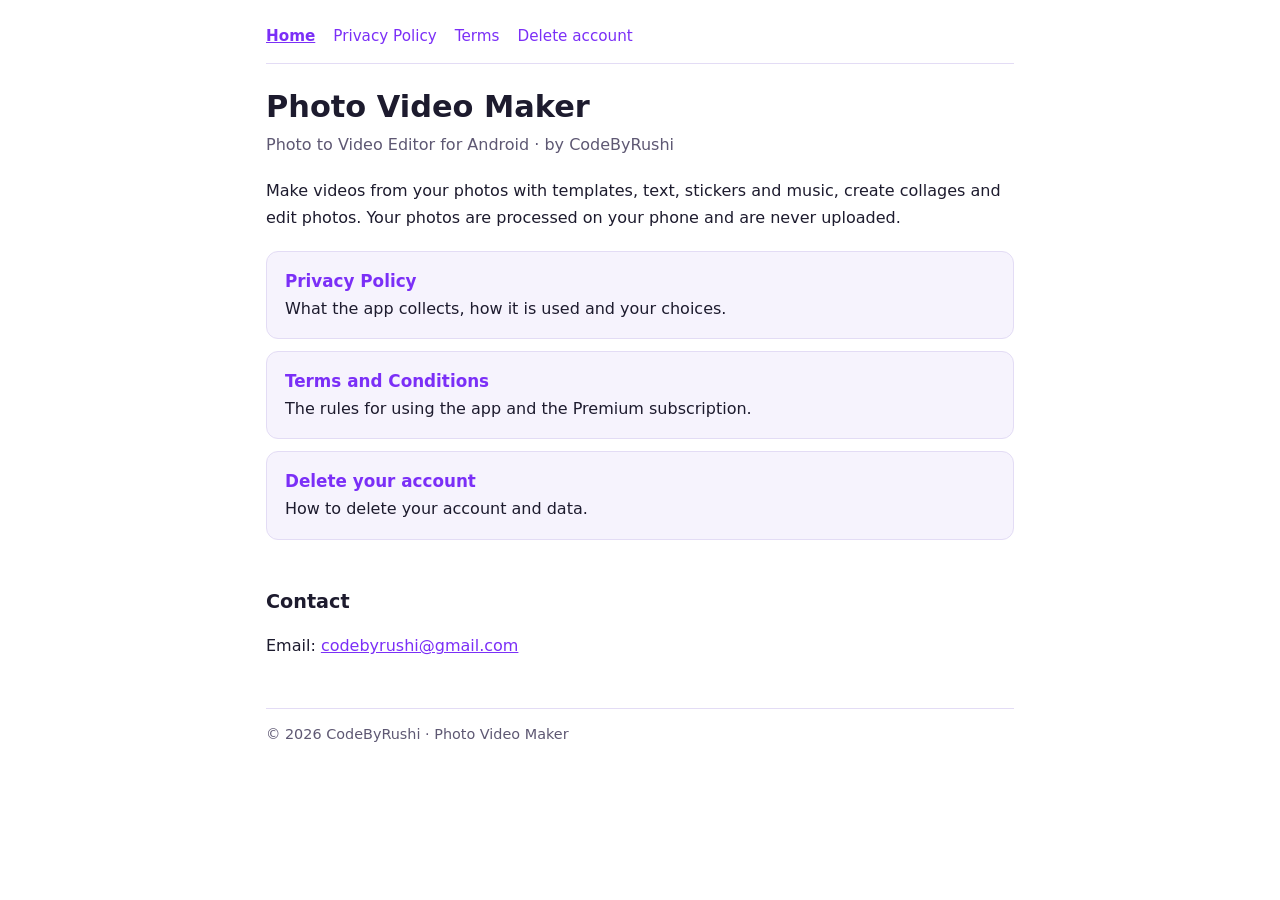
<file: index.html>
<!doctype html>
<html lang="en">
<head>
<meta charset="utf-8">
<meta name="viewport" content="width=device-width, initial-scale=1">
<title>Photo Video Maker – CodeByRushi</title>
<meta name="description" content="Legal pages for the Photo Video Maker Android app by CodeByRushi.">
<link rel="stylesheet" href="style.css">
</head>
<body>
<div class="wrap">
<nav>
  <a href="index.html" aria-current="page">Home</a>
  <a href="privacy-policy.html">Privacy Policy</a>
  <a href="terms.html">Terms</a>
  <a href="delete-account.html">Delete account</a>
</nav>

<h1>Photo Video Maker</h1>
<p class="meta">Photo to Video Editor for Android · by CodeByRushi</p>
<p>Make videos from your photos with templates, text, stickers and music, create collages and edit photos. Your photos are processed on your phone and are never uploaded.</p>

<div class="cards">
  <a href="privacy-policy.html"><strong>Privacy Policy</strong>What the app collects, how it is used and your choices.</a>
  <a href="terms.html"><strong>Terms and Conditions</strong>The rules for using the app and the Premium subscription.</a>
  <a href="delete-account.html"><strong>Delete your account</strong>How to delete your account and data.</a>
</div>

<h2>Contact</h2>
<p>Email: <a href="mailto:codebyrushi@gmail.com">codebyrushi@gmail.com</a></p>

<footer>© 2026 CodeByRushi · Photo Video Maker</footer>
</div>
</body>
</html>
</file>
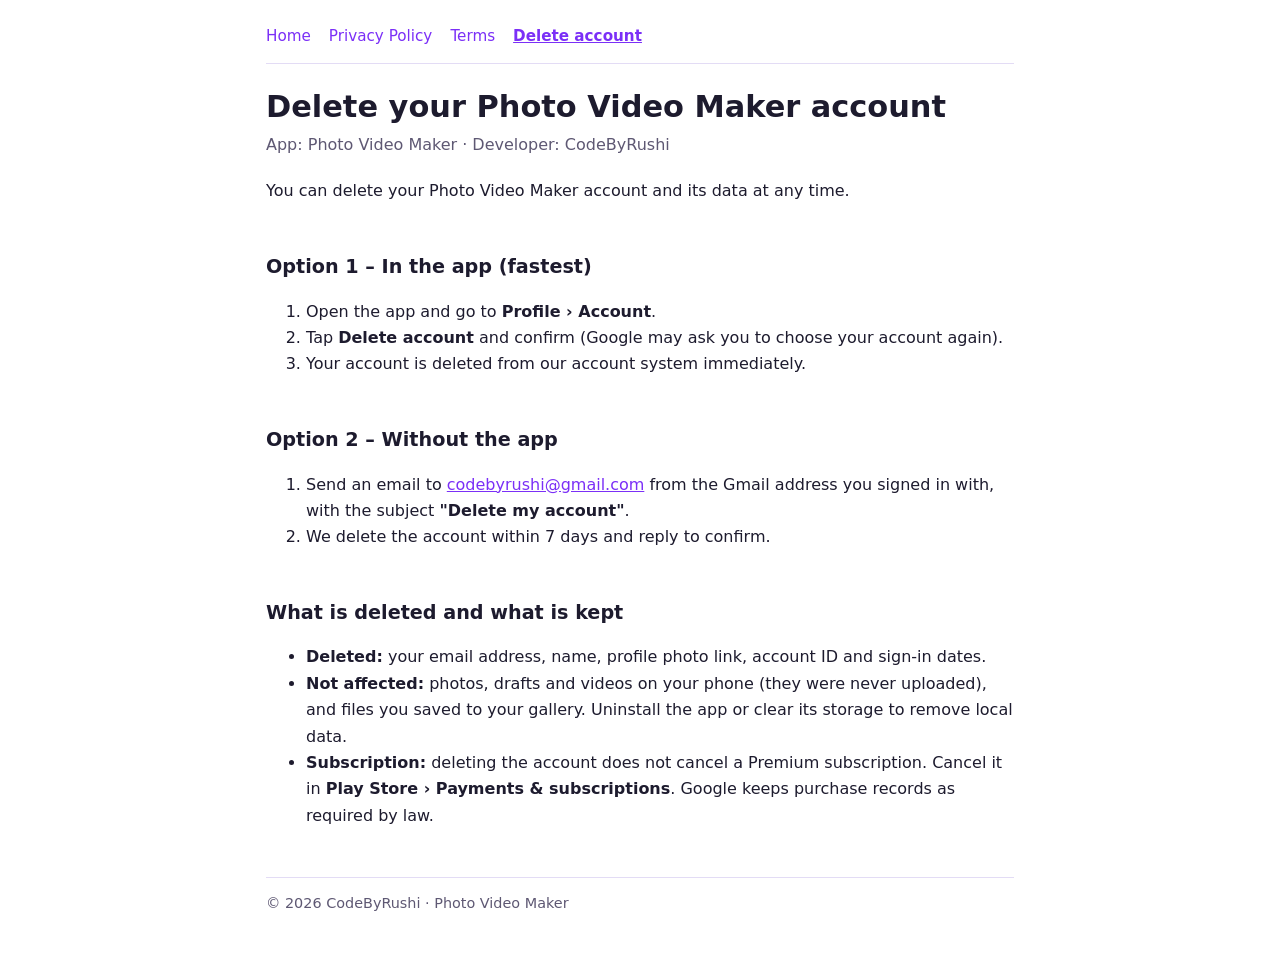
<file: delete-account.html>
<!doctype html>
<html lang="en">
<head>
<meta charset="utf-8">
<meta name="viewport" content="width=device-width, initial-scale=1">
<title>Delete Account – Photo Video Maker</title>
<meta name="description" content="How to delete your Photo Video Maker account and data.">
<link rel="stylesheet" href="style.css">
</head>
<body>
<div class="wrap">
<nav>
  <a href="index.html">Home</a>
  <a href="privacy-policy.html">Privacy Policy</a>
  <a href="terms.html">Terms</a>
  <a href="delete-account.html" aria-current="page">Delete account</a>
</nav>

<h1>Delete your Photo Video Maker account</h1>
<p class="meta">App: Photo Video Maker · Developer: CodeByRushi</p>
<p>You can delete your Photo Video Maker account and its data at any time.</p>

<h2>Option 1 – In the app (fastest)</h2>
<ol>
  <li>Open the app and go to <strong>Profile › Account</strong>.</li>
  <li>Tap <strong>Delete account</strong> and confirm (Google may ask you to choose your account again).</li>
  <li>Your account is deleted from our account system immediately.</li>
</ol>

<h2>Option 2 – Without the app</h2>
<ol>
  <li>Send an email to <a href="mailto:codebyrushi@gmail.com?subject=Delete%20my%20account">codebyrushi@gmail.com</a> from the Gmail address you signed in with, with the subject <strong>"Delete my account"</strong>.</li>
  <li>We delete the account within 7 days and reply to confirm.</li>
</ol>

<h2>What is deleted and what is kept</h2>
<ul>
  <li><strong>Deleted:</strong> your email address, name, profile photo link, account ID and sign-in dates.</li>
  <li><strong>Not affected:</strong> photos, drafts and videos on your phone (they were never uploaded), and files you saved to your gallery. Uninstall the app or clear its storage to remove local data.</li>
  <li><strong>Subscription:</strong> deleting the account does not cancel a Premium subscription. Cancel it in <strong>Play Store › Payments &amp; subscriptions</strong>. Google keeps purchase records as required by law.</li>
</ul>

<footer>© 2026 CodeByRushi · Photo Video Maker</footer>
</div>
</body>
</html>
</file>
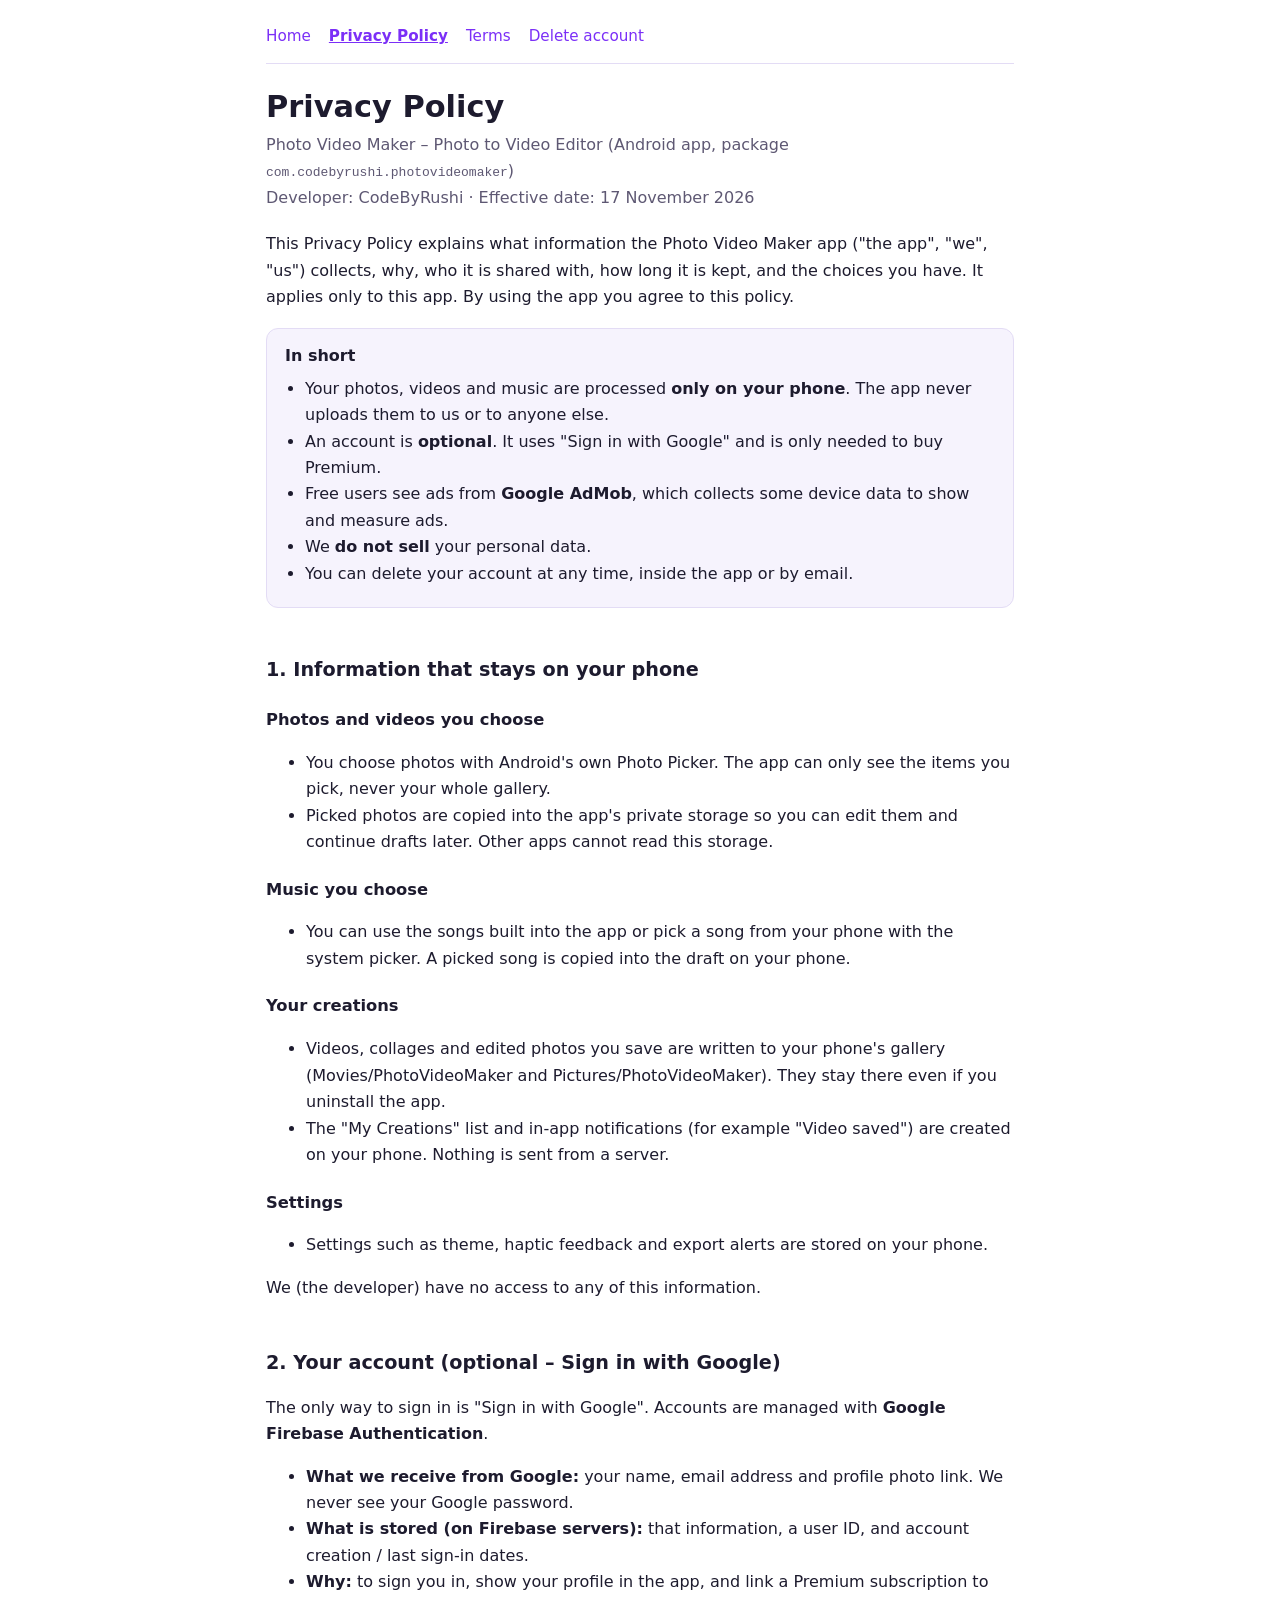
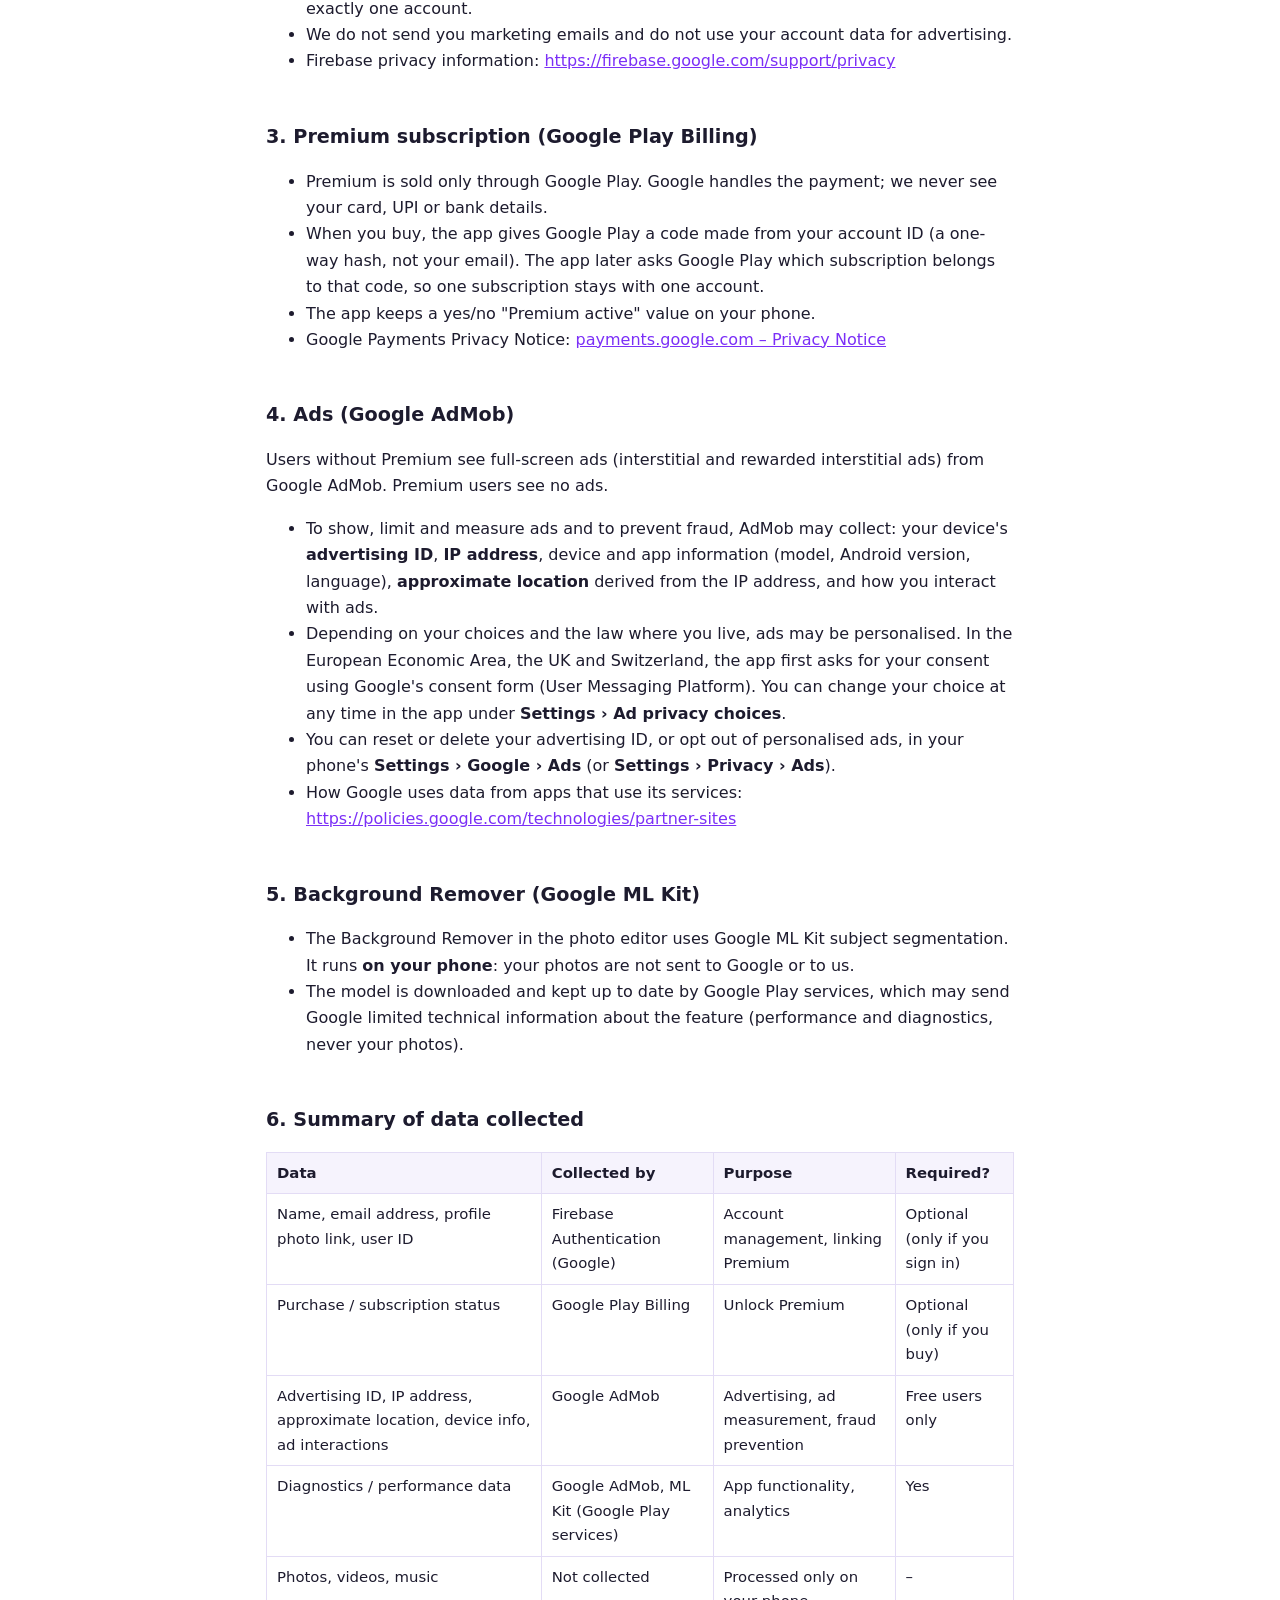
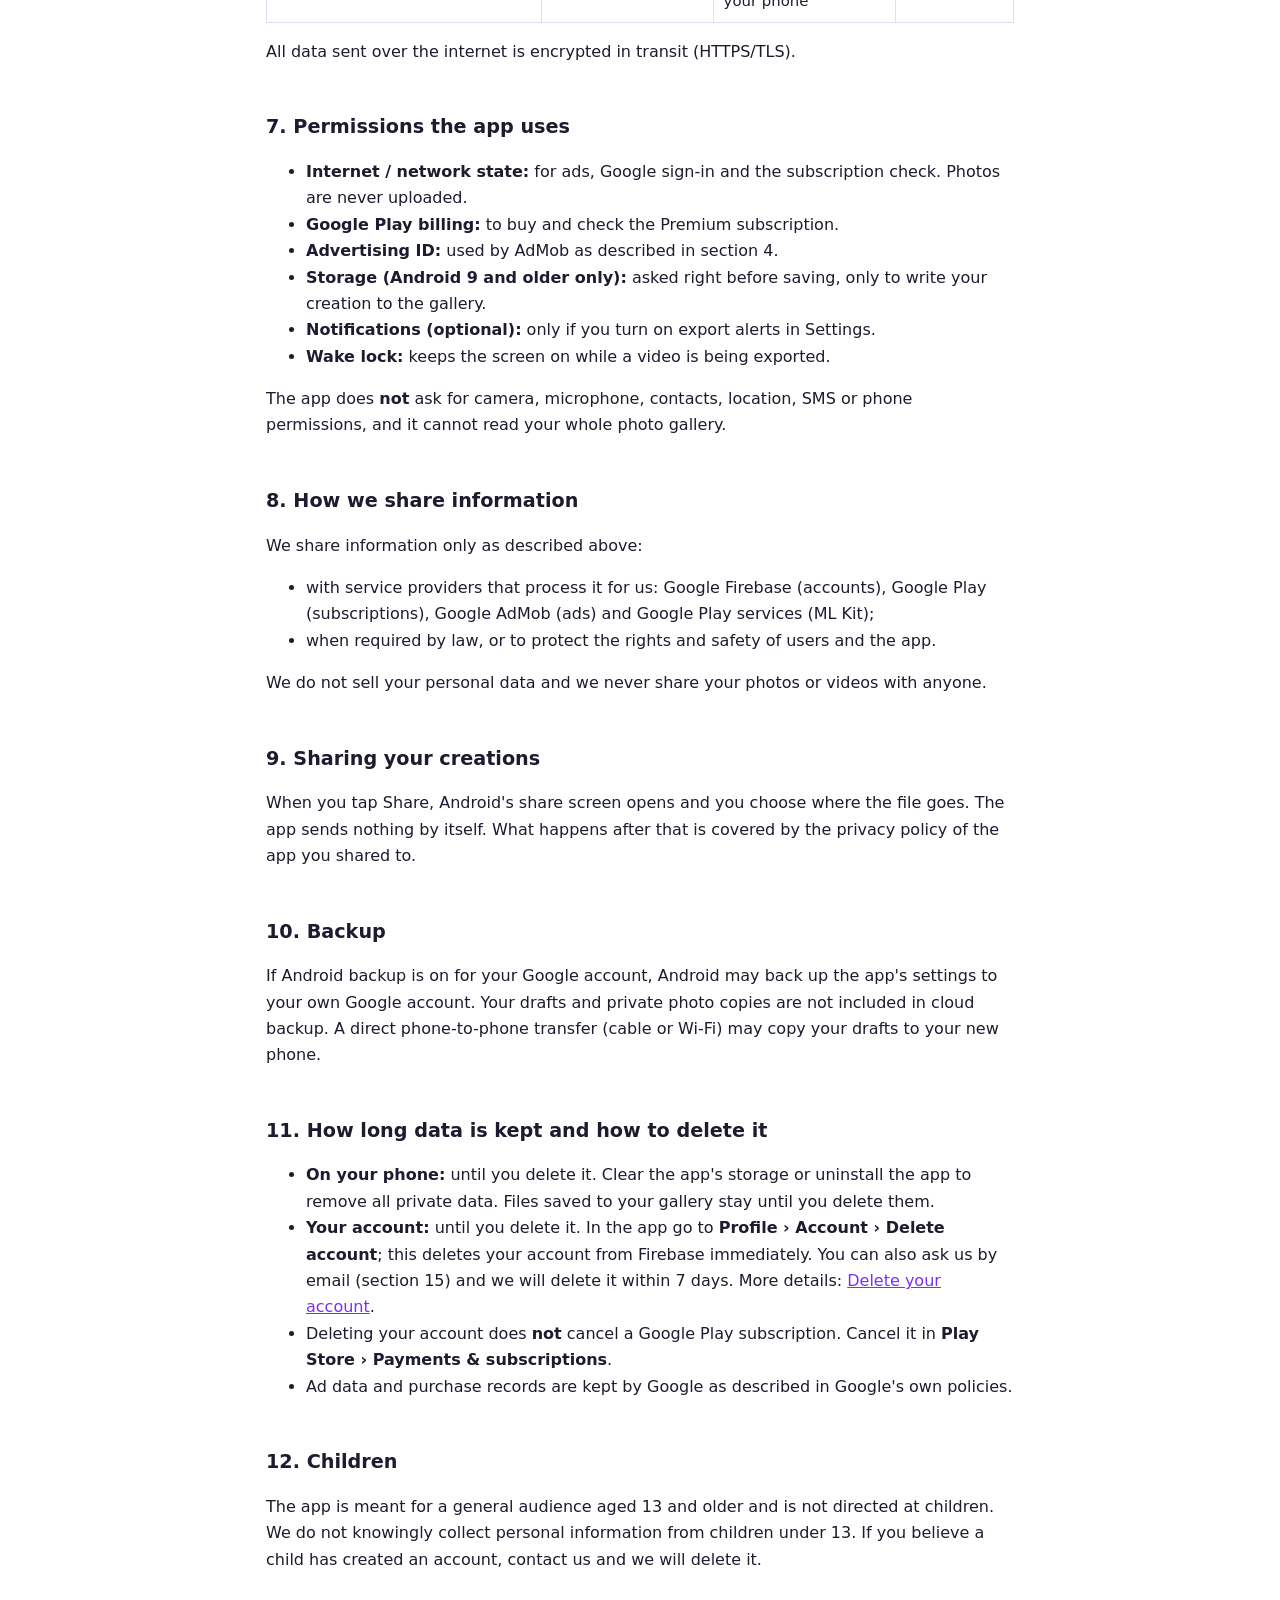
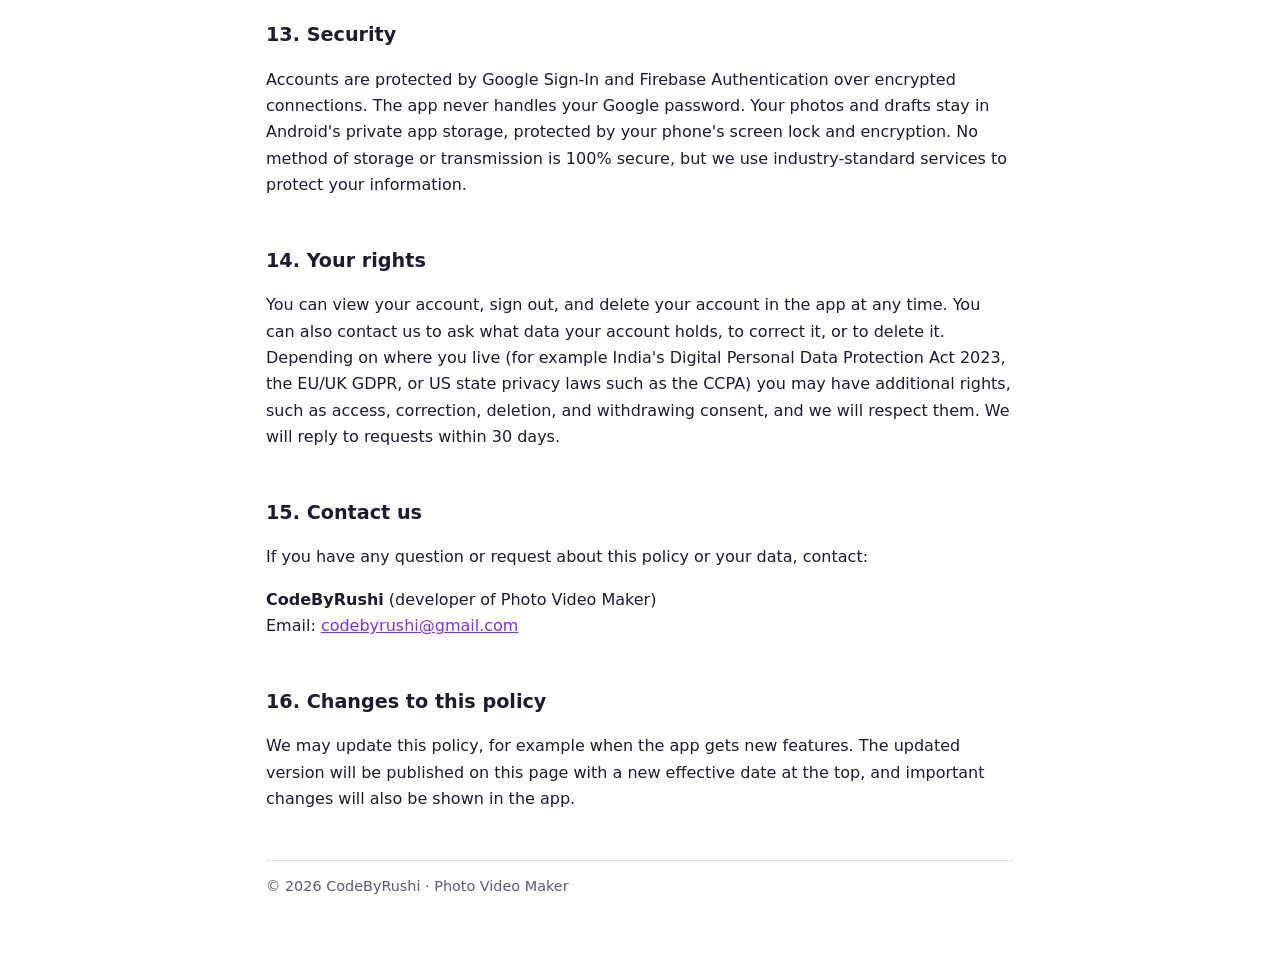
<file: privacy-policy.html>
<!doctype html>
<html lang="en">
<head>
<meta charset="utf-8">
<meta name="viewport" content="width=device-width, initial-scale=1">
<title>Privacy Policy – Photo Video Maker</title>
<meta name="description" content="Privacy Policy of the Photo Video Maker Android app by CodeByRushi.">
<link rel="stylesheet" href="style.css">
</head>
<body>
<div class="wrap">
<nav>
  <a href="index.html">Home</a>
  <a href="privacy-policy.html" aria-current="page">Privacy Policy</a>
  <a href="terms.html">Terms</a>
  <a href="delete-account.html">Delete account</a>
</nav>

<h1>Privacy Policy</h1>
<p class="meta">Photo Video Maker – Photo to Video Editor (Android app, package <code>com.codebyrushi.photovideomaker</code>)<br>
Developer: CodeByRushi · Effective date: 17 November 2026</p>

<p>This Privacy Policy explains what information the Photo Video Maker app ("the app", "we", "us") collects, why, who it is shared with, how long it is kept, and the choices you have. It applies only to this app. By using the app you agree to this policy.</p>

<div class="box">
<strong>In short</strong>
<ul>
  <li>Your photos, videos and music are processed <strong>only on your phone</strong>. The app never uploads them to us or to anyone else.</li>
  <li>An account is <strong>optional</strong>. It uses "Sign in with Google" and is only needed to buy Premium.</li>
  <li>Free users see ads from <strong>Google AdMob</strong>, which collects some device data to show and measure ads.</li>
  <li>We <strong>do not sell</strong> your personal data.</li>
  <li>You can delete your account at any time, inside the app or by email.</li>
</ul>
</div>

<h2>1. Information that stays on your phone</h2>
<h3>Photos and videos you choose</h3>
<ul>
  <li>You choose photos with Android's own Photo Picker. The app can only see the items you pick, never your whole gallery.</li>
  <li>Picked photos are copied into the app's private storage so you can edit them and continue drafts later. Other apps cannot read this storage.</li>
</ul>
<h3>Music you choose</h3>
<ul>
  <li>You can use the songs built into the app or pick a song from your phone with the system picker. A picked song is copied into the draft on your phone.</li>
</ul>
<h3>Your creations</h3>
<ul>
  <li>Videos, collages and edited photos you save are written to your phone's gallery (Movies/PhotoVideoMaker and Pictures/PhotoVideoMaker). They stay there even if you uninstall the app.</li>
  <li>The "My Creations" list and in-app notifications (for example "Video saved") are created on your phone. Nothing is sent from a server.</li>
</ul>
<h3>Settings</h3>
<ul>
  <li>Settings such as theme, haptic feedback and export alerts are stored on your phone.</li>
</ul>
<p>We (the developer) have no access to any of this information.</p>

<h2>2. Your account (optional – Sign in with Google)</h2>
<p>The only way to sign in is "Sign in with Google". Accounts are managed with <strong>Google Firebase Authentication</strong>.</p>
<ul>
  <li><strong>What we receive from Google:</strong> your name, email address and profile photo link. We never see your Google password.</li>
  <li><strong>What is stored (on Firebase servers):</strong> that information, a user ID, and account creation / last sign-in dates.</li>
  <li><strong>Why:</strong> to sign you in, show your profile in the app, and link a Premium subscription to exactly one account.</li>
  <li>We do not send you marketing emails and do not use your account data for advertising.</li>
  <li>Firebase privacy information: <a href="https://firebase.google.com/support/privacy">https://firebase.google.com/support/privacy</a></li>
</ul>

<h2>3. Premium subscription (Google Play Billing)</h2>
<ul>
  <li>Premium is sold only through Google Play. Google handles the payment; we never see your card, UPI or bank details.</li>
  <li>When you buy, the app gives Google Play a code made from your account ID (a one-way hash, not your email). The app later asks Google Play which subscription belongs to that code, so one subscription stays with one account.</li>
  <li>The app keeps a yes/no "Premium active" value on your phone.</li>
  <li>Google Payments Privacy Notice: <a href="https://payments.google.com/payments/apis-secure/u/0/get_legal_document?ldo=0&amp;ldt=privacynotice">payments.google.com – Privacy Notice</a></li>
</ul>

<h2>4. Ads (Google AdMob)</h2>
<p>Users without Premium see full-screen ads (interstitial and rewarded interstitial ads) from Google AdMob. Premium users see no ads.</p>
<ul>
  <li>To show, limit and measure ads and to prevent fraud, AdMob may collect: your device's <strong>advertising ID</strong>, <strong>IP address</strong>, device and app information (model, Android version, language), <strong>approximate location</strong> derived from the IP address, and how you interact with ads.</li>
  <li>Depending on your choices and the law where you live, ads may be personalised. In the European Economic Area, the UK and Switzerland, the app first asks for your consent using Google's consent form (User Messaging Platform). You can change your choice at any time in the app under <strong>Settings › Ad privacy choices</strong>.</li>
  <li>You can reset or delete your advertising ID, or opt out of personalised ads, in your phone's <strong>Settings › Google › Ads</strong> (or <strong>Settings › Privacy › Ads</strong>).</li>
  <li>How Google uses data from apps that use its services: <a href="https://policies.google.com/technologies/partner-sites">https://policies.google.com/technologies/partner-sites</a></li>
</ul>

<h2>5. Background Remover (Google ML Kit)</h2>
<ul>
  <li>The Background Remover in the photo editor uses Google ML Kit subject segmentation. It runs <strong>on your phone</strong>: your photos are not sent to Google or to us.</li>
  <li>The model is downloaded and kept up to date by Google Play services, which may send Google limited technical information about the feature (performance and diagnostics, never your photos).</li>
</ul>

<h2>6. Summary of data collected</h2>
<div class="table">
<table>
  <tr><th>Data</th><th>Collected by</th><th>Purpose</th><th>Required?</th></tr>
  <tr><td>Name, email address, profile photo link, user ID</td><td>Firebase Authentication (Google)</td><td>Account management, linking Premium</td><td>Optional (only if you sign in)</td></tr>
  <tr><td>Purchase / subscription status</td><td>Google Play Billing</td><td>Unlock Premium</td><td>Optional (only if you buy)</td></tr>
  <tr><td>Advertising ID, IP address, approximate location, device info, ad interactions</td><td>Google AdMob</td><td>Advertising, ad measurement, fraud prevention</td><td>Free users only</td></tr>
  <tr><td>Diagnostics / performance data</td><td>Google AdMob, ML Kit (Google Play services)</td><td>App functionality, analytics</td><td>Yes</td></tr>
  <tr><td>Photos, videos, music</td><td>Not collected</td><td>Processed only on your phone</td><td>–</td></tr>
</table>
</div>
<p>All data sent over the internet is encrypted in transit (HTTPS/TLS).</p>

<h2>7. Permissions the app uses</h2>
<ul>
  <li><strong>Internet / network state:</strong> for ads, Google sign-in and the subscription check. Photos are never uploaded.</li>
  <li><strong>Google Play billing:</strong> to buy and check the Premium subscription.</li>
  <li><strong>Advertising ID:</strong> used by AdMob as described in section 4.</li>
  <li><strong>Storage (Android 9 and older only):</strong> asked right before saving, only to write your creation to the gallery.</li>
  <li><strong>Notifications (optional):</strong> only if you turn on export alerts in Settings.</li>
  <li><strong>Wake lock:</strong> keeps the screen on while a video is being exported.</li>
</ul>
<p>The app does <strong>not</strong> ask for camera, microphone, contacts, location, SMS or phone permissions, and it cannot read your whole photo gallery.</p>

<h2>8. How we share information</h2>
<p>We share information only as described above:</p>
<ul>
  <li>with service providers that process it for us: Google Firebase (accounts), Google Play (subscriptions), Google AdMob (ads) and Google Play services (ML Kit);</li>
  <li>when required by law, or to protect the rights and safety of users and the app.</li>
</ul>
<p>We do not sell your personal data and we never share your photos or videos with anyone.</p>

<h2>9. Sharing your creations</h2>
<p>When you tap Share, Android's share screen opens and you choose where the file goes. The app sends nothing by itself. What happens after that is covered by the privacy policy of the app you shared to.</p>

<h2>10. Backup</h2>
<p>If Android backup is on for your Google account, Android may back up the app's settings to your own Google account. Your drafts and private photo copies are not included in cloud backup. A direct phone-to-phone transfer (cable or Wi-Fi) may copy your drafts to your new phone.</p>

<h2>11. How long data is kept and how to delete it</h2>
<ul>
  <li><strong>On your phone:</strong> until you delete it. Clear the app's storage or uninstall the app to remove all private data. Files saved to your gallery stay until you delete them.</li>
  <li><strong>Your account:</strong> until you delete it. In the app go to <strong>Profile › Account › Delete account</strong>; this deletes your account from Firebase immediately. You can also ask us by email (section 15) and we will delete it within 7 days. More details: <a href="delete-account.html">Delete your account</a>.</li>
  <li>Deleting your account does <strong>not</strong> cancel a Google Play subscription. Cancel it in <strong>Play Store › Payments &amp; subscriptions</strong>.</li>
  <li>Ad data and purchase records are kept by Google as described in Google's own policies.</li>
</ul>

<h2>12. Children</h2>
<p>The app is meant for a general audience aged 13 and older and is not directed at children. We do not knowingly collect personal information from children under 13. If you believe a child has created an account, contact us and we will delete it.</p>

<h2>13. Security</h2>
<p>Accounts are protected by Google Sign-In and Firebase Authentication over encrypted connections. The app never handles your Google password. Your photos and drafts stay in Android's private app storage, protected by your phone's screen lock and encryption. No method of storage or transmission is 100% secure, but we use industry-standard services to protect your information.</p>

<h2>14. Your rights</h2>
<p>You can view your account, sign out, and delete your account in the app at any time. You can also contact us to ask what data your account holds, to correct it, or to delete it. Depending on where you live (for example India's Digital Personal Data Protection Act 2023, the EU/UK GDPR, or US state privacy laws such as the CCPA) you may have additional rights, such as access, correction, deletion, and withdrawing consent, and we will respect them. We will reply to requests within 30 days.</p>

<h2>15. Contact us</h2>
<p>If you have any question or request about this policy or your data, contact:</p>
<p><strong>CodeByRushi</strong> (developer of Photo Video Maker)<br>
Email: <a href="mailto:codebyrushi@gmail.com">codebyrushi@gmail.com</a></p>

<h2>16. Changes to this policy</h2>
<p>We may update this policy, for example when the app gets new features. The updated version will be published on this page with a new effective date at the top, and important changes will also be shown in the app.</p>

<footer>© 2026 CodeByRushi · Photo Video Maker</footer>
</div>
</body>
</html>
</file>
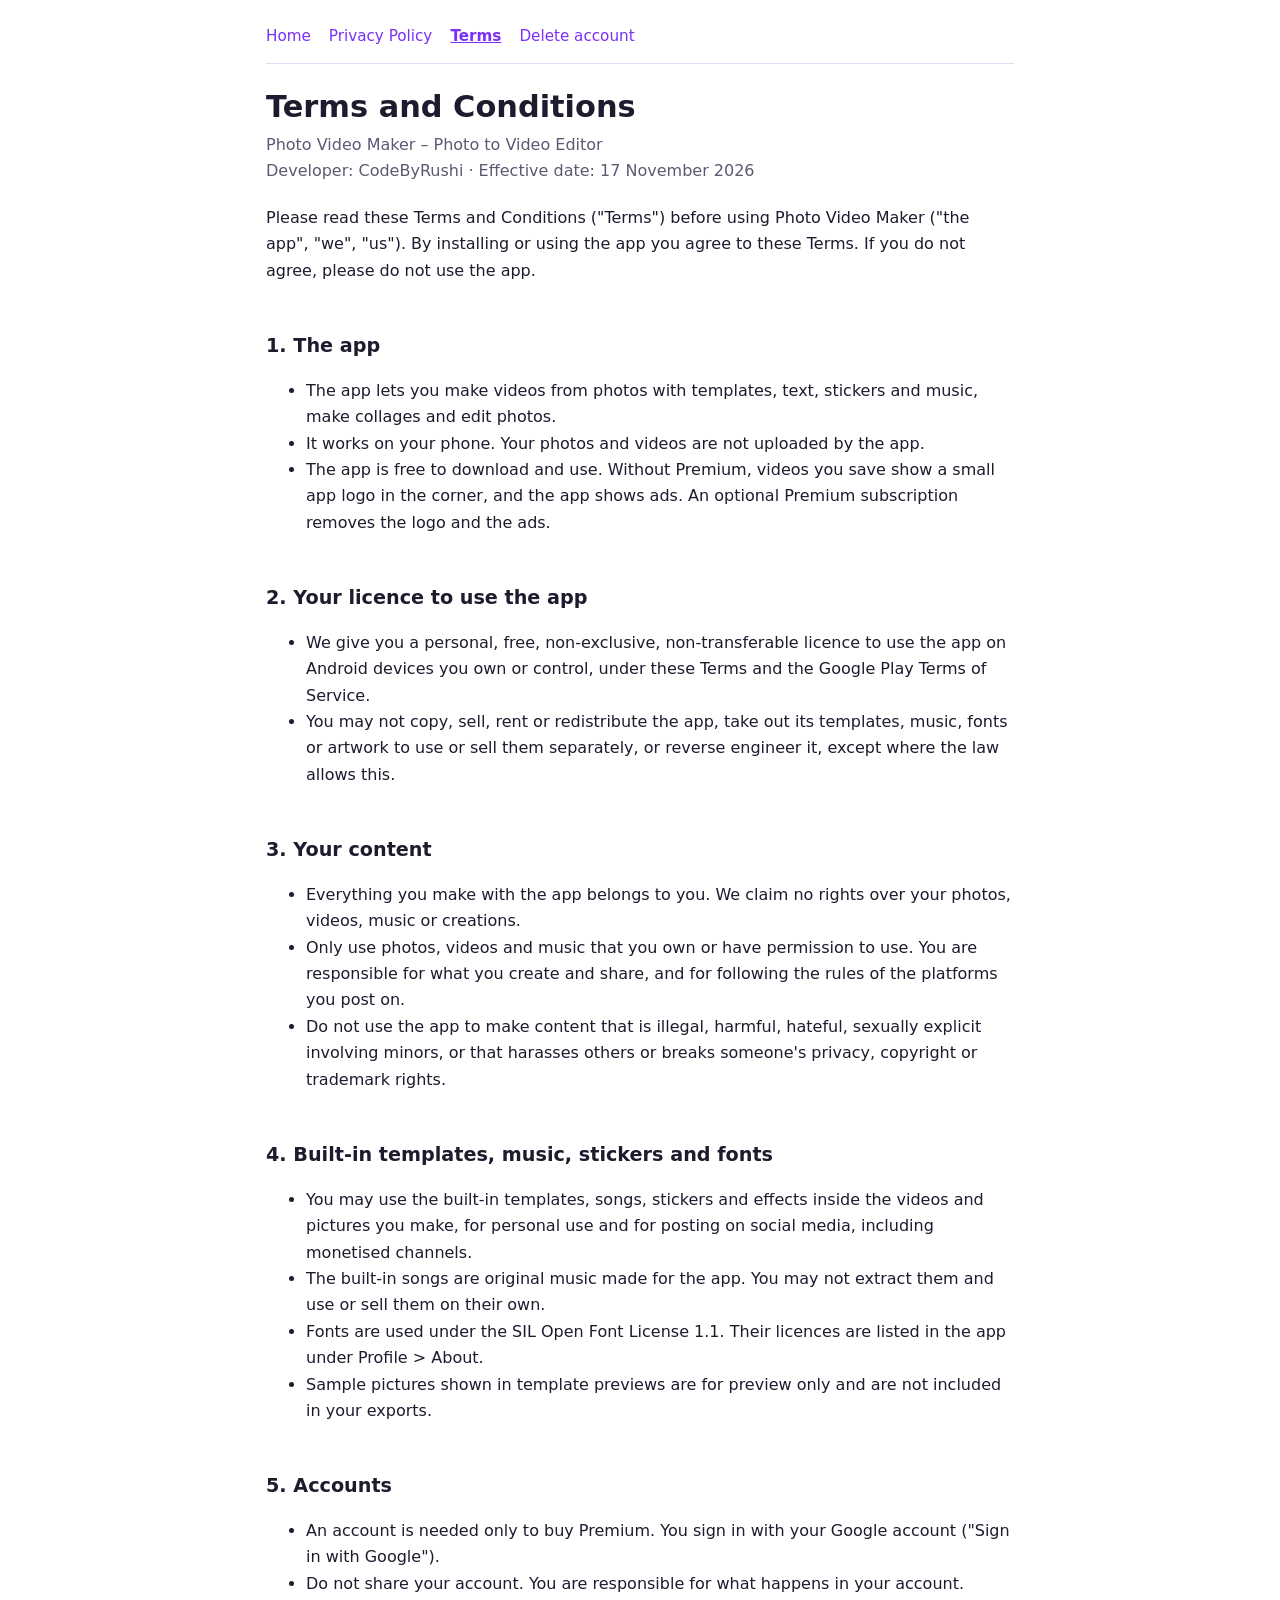
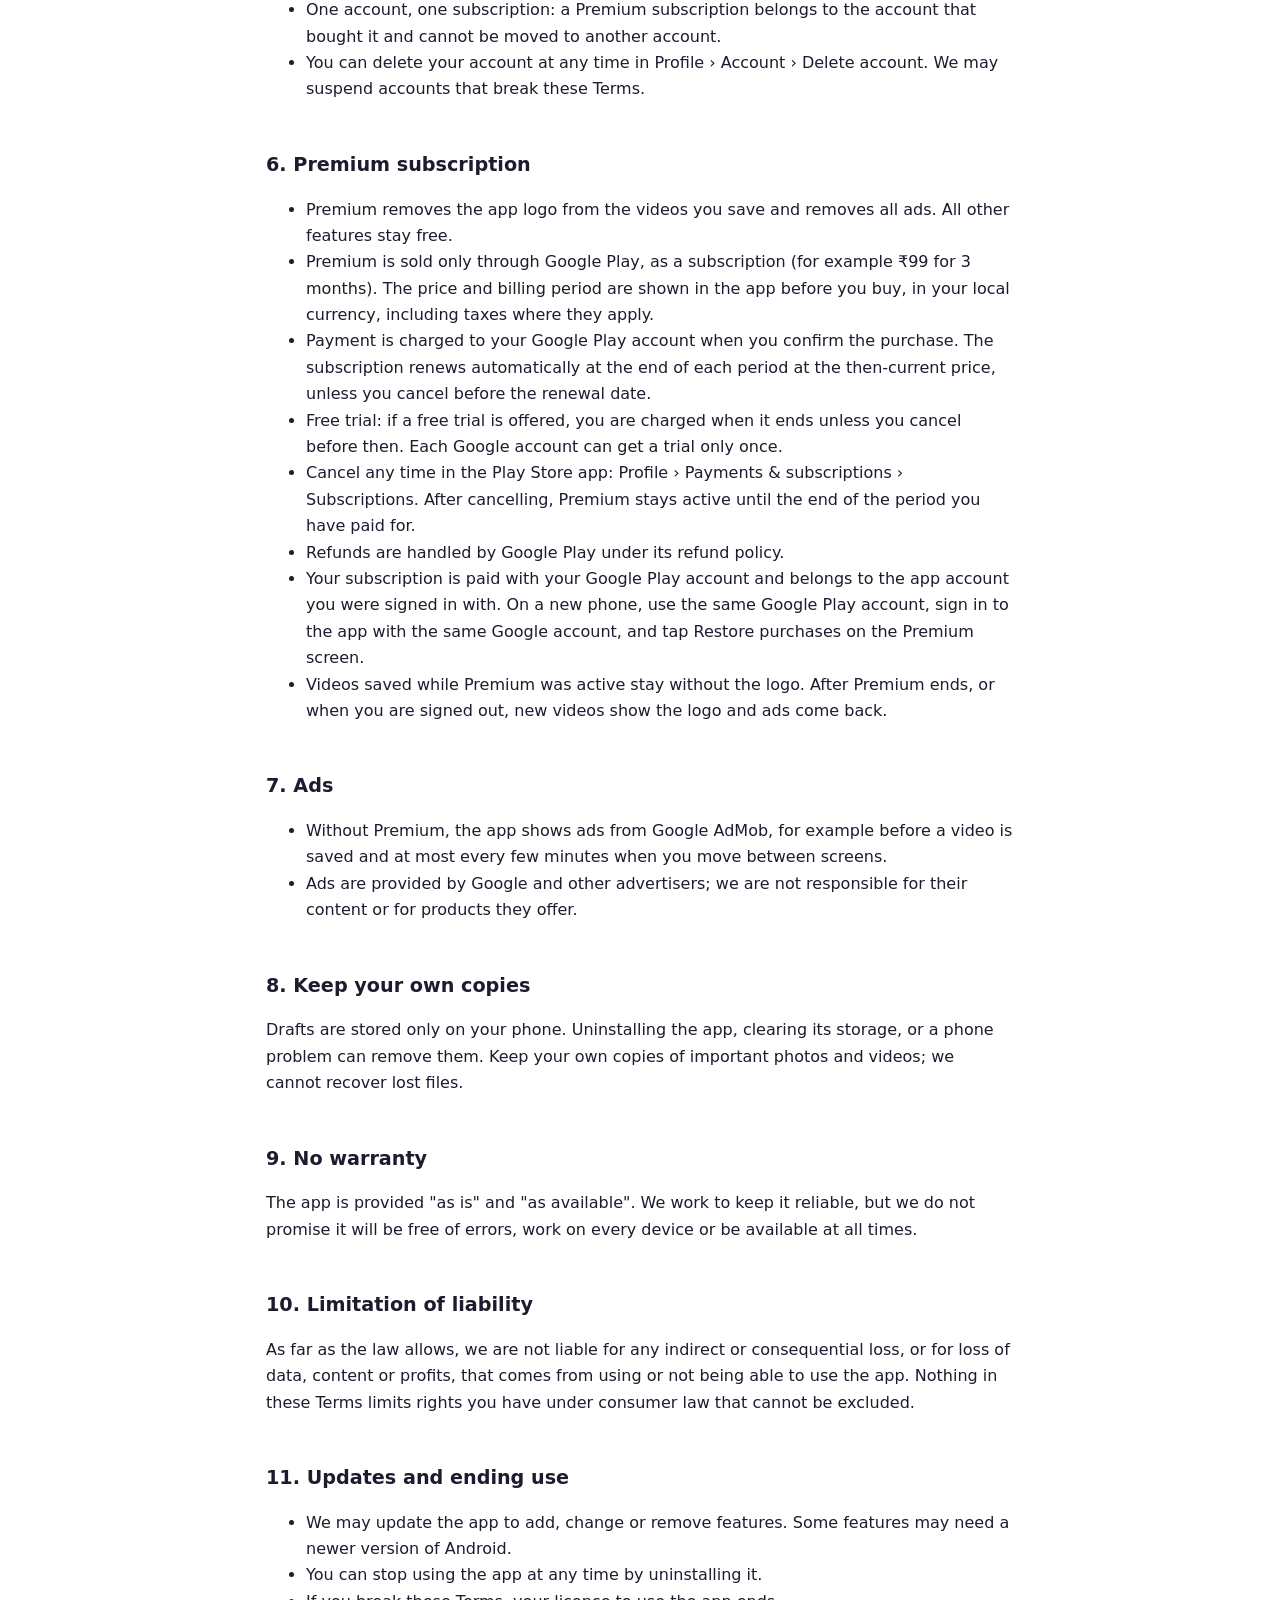
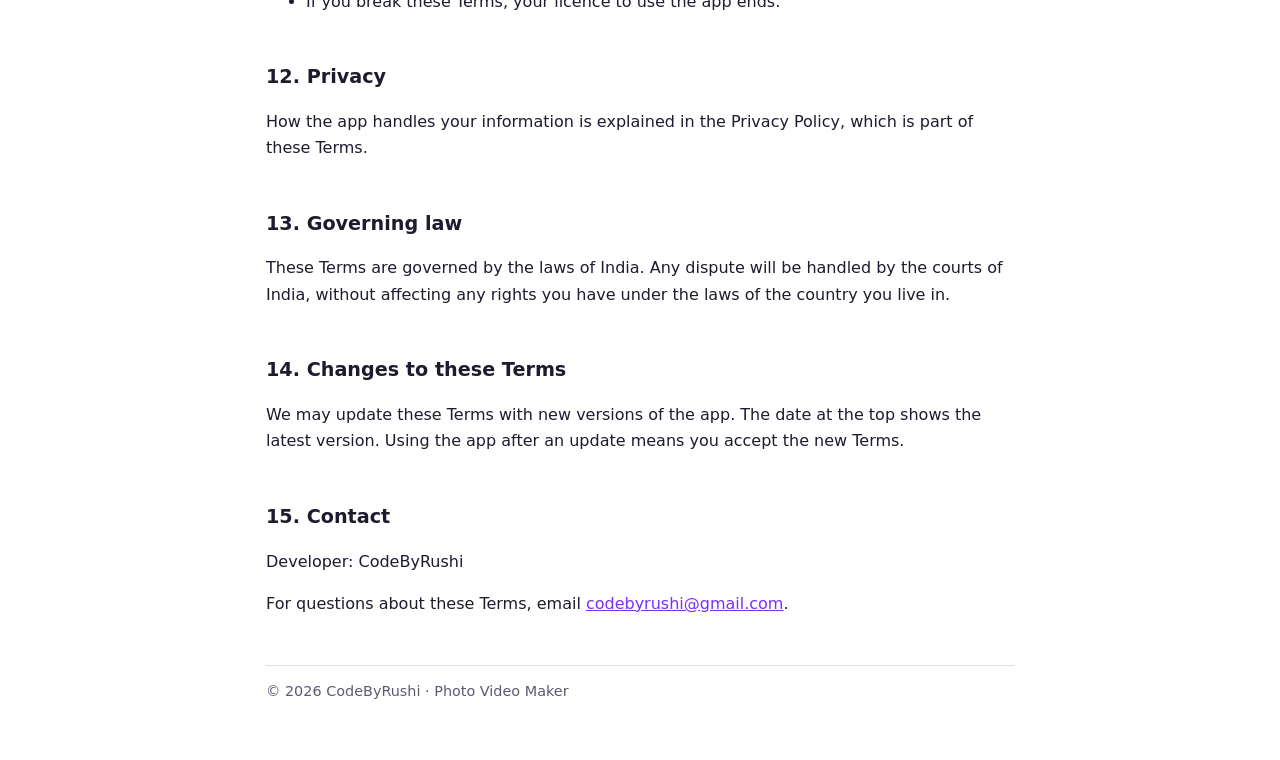
<file: terms.html>
<!doctype html>
<html lang="en">
<head>
<meta charset="utf-8">
<meta name="viewport" content="width=device-width, initial-scale=1">
<title>Terms and Conditions – Photo Video Maker</title>
<meta name="description" content="Terms and Conditions of the Photo Video Maker Android app by CodeByRushi.">
<link rel="stylesheet" href="style.css">
</head>
<body>
<div class="wrap">
<nav>
  <a href="index.html">Home</a>
  <a href="privacy-policy.html">Privacy Policy</a>
  <a href="terms.html" aria-current="page">Terms</a>
  <a href="delete-account.html">Delete account</a>
</nav>

<h1>Terms and Conditions</h1>
<p class="meta">Photo Video Maker – Photo to Video Editor<br>Developer: CodeByRushi · Effective date: 17 November 2026</p>
<p>Please read these Terms and Conditions (&quot;Terms&quot;) before using Photo Video Maker (&quot;the app&quot;, &quot;we&quot;, &quot;us&quot;). By installing or using the app you agree to these Terms. If you do not agree, please do not use the app.</p>
<h2>1. The app</h2>
<ul>
<li>The app lets you make videos from photos with templates, text, stickers and music, make collages and edit photos.</li>
<li>It works on your phone. Your photos and videos are not uploaded by the app.</li>
<li>The app is free to download and use. Without Premium, videos you save show a small app logo in the corner, and the app shows ads. An optional Premium subscription removes the logo and the ads.</li>
</ul>
<h2>2. Your licence to use the app</h2>
<ul>
<li>We give you a personal, free, non-exclusive, non-transferable licence to use the app on Android devices you own or control, under these Terms and the Google Play Terms of Service.</li>
<li>You may not copy, sell, rent or redistribute the app, take out its templates, music, fonts or artwork to use or sell them separately, or reverse engineer it, except where the law allows this.</li>
</ul>
<h2>3. Your content</h2>
<ul>
<li>Everything you make with the app belongs to you. We claim no rights over your photos, videos, music or creations.</li>
<li>Only use photos, videos and music that you own or have permission to use. You are responsible for what you create and share, and for following the rules of the platforms you post on.</li>
<li>Do not use the app to make content that is illegal, harmful, hateful, sexually explicit involving minors, or that harasses others or breaks someone&#x27;s privacy, copyright or trademark rights.</li>
</ul>
<h2>4. Built-in templates, music, stickers and fonts</h2>
<ul>
<li>You may use the built-in templates, songs, stickers and effects inside the videos and pictures you make, for personal use and for posting on social media, including monetised channels.</li>
<li>The built-in songs are original music made for the app. You may not extract them and use or sell them on their own.</li>
<li>Fonts are used under the SIL Open Font License 1.1. Their licences are listed in the app under Profile &gt; About.</li>
<li>Sample pictures shown in template previews are for preview only and are not included in your exports.</li>
</ul>
<h2>5. Accounts</h2>
<ul>
<li>An account is needed only to buy Premium. You sign in with your Google account (&quot;Sign in with Google&quot;).</li>
<li>Do not share your account. You are responsible for what happens in your account.</li>
<li>One account, one subscription: a Premium subscription belongs to the account that bought it and cannot be moved to another account.</li>
<li>You can delete your account at any time in Profile › Account › Delete account. We may suspend accounts that break these Terms.</li>
</ul>
<h2>6. Premium subscription</h2>
<ul>
<li>Premium removes the app logo from the videos you save and removes all ads. All other features stay free.</li>
<li>Premium is sold only through Google Play, as a subscription (for example ₹99 for 3 months). The price and billing period are shown in the app before you buy, in your local currency, including taxes where they apply.</li>
<li>Payment is charged to your Google Play account when you confirm the purchase. The subscription renews automatically at the end of each period at the then-current price, unless you cancel before the renewal date.</li>
<li>Free trial: if a free trial is offered, you are charged when it ends unless you cancel before then. Each Google account can get a trial only once.</li>
<li>Cancel any time in the Play Store app: Profile › Payments &amp; subscriptions › Subscriptions. After cancelling, Premium stays active until the end of the period you have paid for.</li>
<li>Refunds are handled by Google Play under its refund policy.</li>
<li>Your subscription is paid with your Google Play account and belongs to the app account you were signed in with. On a new phone, use the same Google Play account, sign in to the app with the same Google account, and tap Restore purchases on the Premium screen.</li>
<li>Videos saved while Premium was active stay without the logo. After Premium ends, or when you are signed out, new videos show the logo and ads come back.</li>
</ul>
<h2>7. Ads</h2>
<ul>
<li>Without Premium, the app shows ads from Google AdMob, for example before a video is saved and at most every few minutes when you move between screens.</li>
<li>Ads are provided by Google and other advertisers; we are not responsible for their content or for products they offer.</li>
</ul>
<h2>8. Keep your own copies</h2>
<p>Drafts are stored only on your phone. Uninstalling the app, clearing its storage, or a phone problem can remove them. Keep your own copies of important photos and videos; we cannot recover lost files.</p>
<h2>9. No warranty</h2>
<p>The app is provided &quot;as is&quot; and &quot;as available&quot;. We work to keep it reliable, but we do not promise it will be free of errors, work on every device or be available at all times.</p>
<h2>10. Limitation of liability</h2>
<p>As far as the law allows, we are not liable for any indirect or consequential loss, or for loss of data, content or profits, that comes from using or not being able to use the app. Nothing in these Terms limits rights you have under consumer law that cannot be excluded.</p>
<h2>11. Updates and ending use</h2>
<ul>
<li>We may update the app to add, change or remove features. Some features may need a newer version of Android.</li>
<li>You can stop using the app at any time by uninstalling it.</li>
<li>If you break these Terms, your licence to use the app ends.</li>
</ul>
<h2>12. Privacy</h2>
<p>How the app handles your information is explained in the Privacy Policy, which is part of these Terms.</p>
<h2>13. Governing law</h2>
<p>These Terms are governed by the laws of India. Any dispute will be handled by the courts of India, without affecting any rights you have under the laws of the country you live in.</p>
<h2>14. Changes to these Terms</h2>
<p>We may update these Terms with new versions of the app. The date at the top shows the latest version. Using the app after an update means you accept the new Terms.</p>
<h2>15. Contact</h2>
<p>Developer: CodeByRushi</p>
<p>For questions about these Terms, email <a href="mailto:codebyrushi@gmail.com">codebyrushi@gmail.com</a>.</p>

<footer>© 2026 CodeByRushi · Photo Video Maker</footer>
</div>
</body>
</html>
</file>
<file: style.css>
:root {
  --bg: #ffffff;
  --text: #1d1b2e;
  --muted: #5e5873;
  --accent: #7b2ff7;
  --card: #f6f3fd;
  --border: #e3dcf5;
}
@media (prefers-color-scheme: dark) {
  :root {
    --bg: #140f24;
    --text: #ece8f6;
    --muted: #b3aac9;
    --accent: #ff6fb5;
    --card: #1f1834;
    --border: #2f2647;
  }
}
* { box-sizing: border-box; }
html { -webkit-text-size-adjust: 100%; }
body {
  margin: 0;
  background: var(--bg);
  color: var(--text);
  font-family: system-ui, -apple-system, "Segoe UI", Roboto, sans-serif;
  line-height: 1.65;
  overflow-wrap: anywhere;
}
.wrap { max-width: 780px; margin: 0 auto; padding: 24px 16px 56px; }
nav { display: flex; flex-wrap: wrap; gap: 8px 18px; padding-bottom: 14px; border-bottom: 1px solid var(--border); font-size: .95em; }
nav a { text-decoration: none; }
nav a[aria-current="page"] { font-weight: 600; text-decoration: underline; }
h1 { font-size: 1.9em; line-height: 1.25; margin: 24px 0 6px; }
h2 { font-size: 1.2em; margin-top: 2em; padding-top: .4em; }
h3 { font-size: 1.02em; margin: 1.3em 0 .3em; }
a { color: var(--accent); }
.meta { color: var(--muted); margin: 0 0 20px; }
.box { background: var(--card); border: 1px solid var(--border); border-radius: 12px; padding: 14px 18px; margin: 18px 0; }
.box ul { margin: 6px 0; padding-left: 20px; }
.table { width: 100%; overflow-x: auto; }
table { border-collapse: collapse; width: 100%; font-size: .93em; }
th, td { border: 1px solid var(--border); padding: 8px 10px; text-align: left; vertical-align: top; }
th { background: var(--card); }
footer { margin-top: 48px; padding-top: 14px; border-top: 1px solid var(--border); color: var(--muted); font-size: .9em; }
.cards { display: grid; gap: 12px; margin-top: 20px; }
.cards a { display: block; padding: 16px 18px; border: 1px solid var(--border); border-radius: 12px; background: var(--card); text-decoration: none; color: var(--text); }
.cards a strong { color: var(--accent); display: block; font-size: 1.05em; }
</file>
